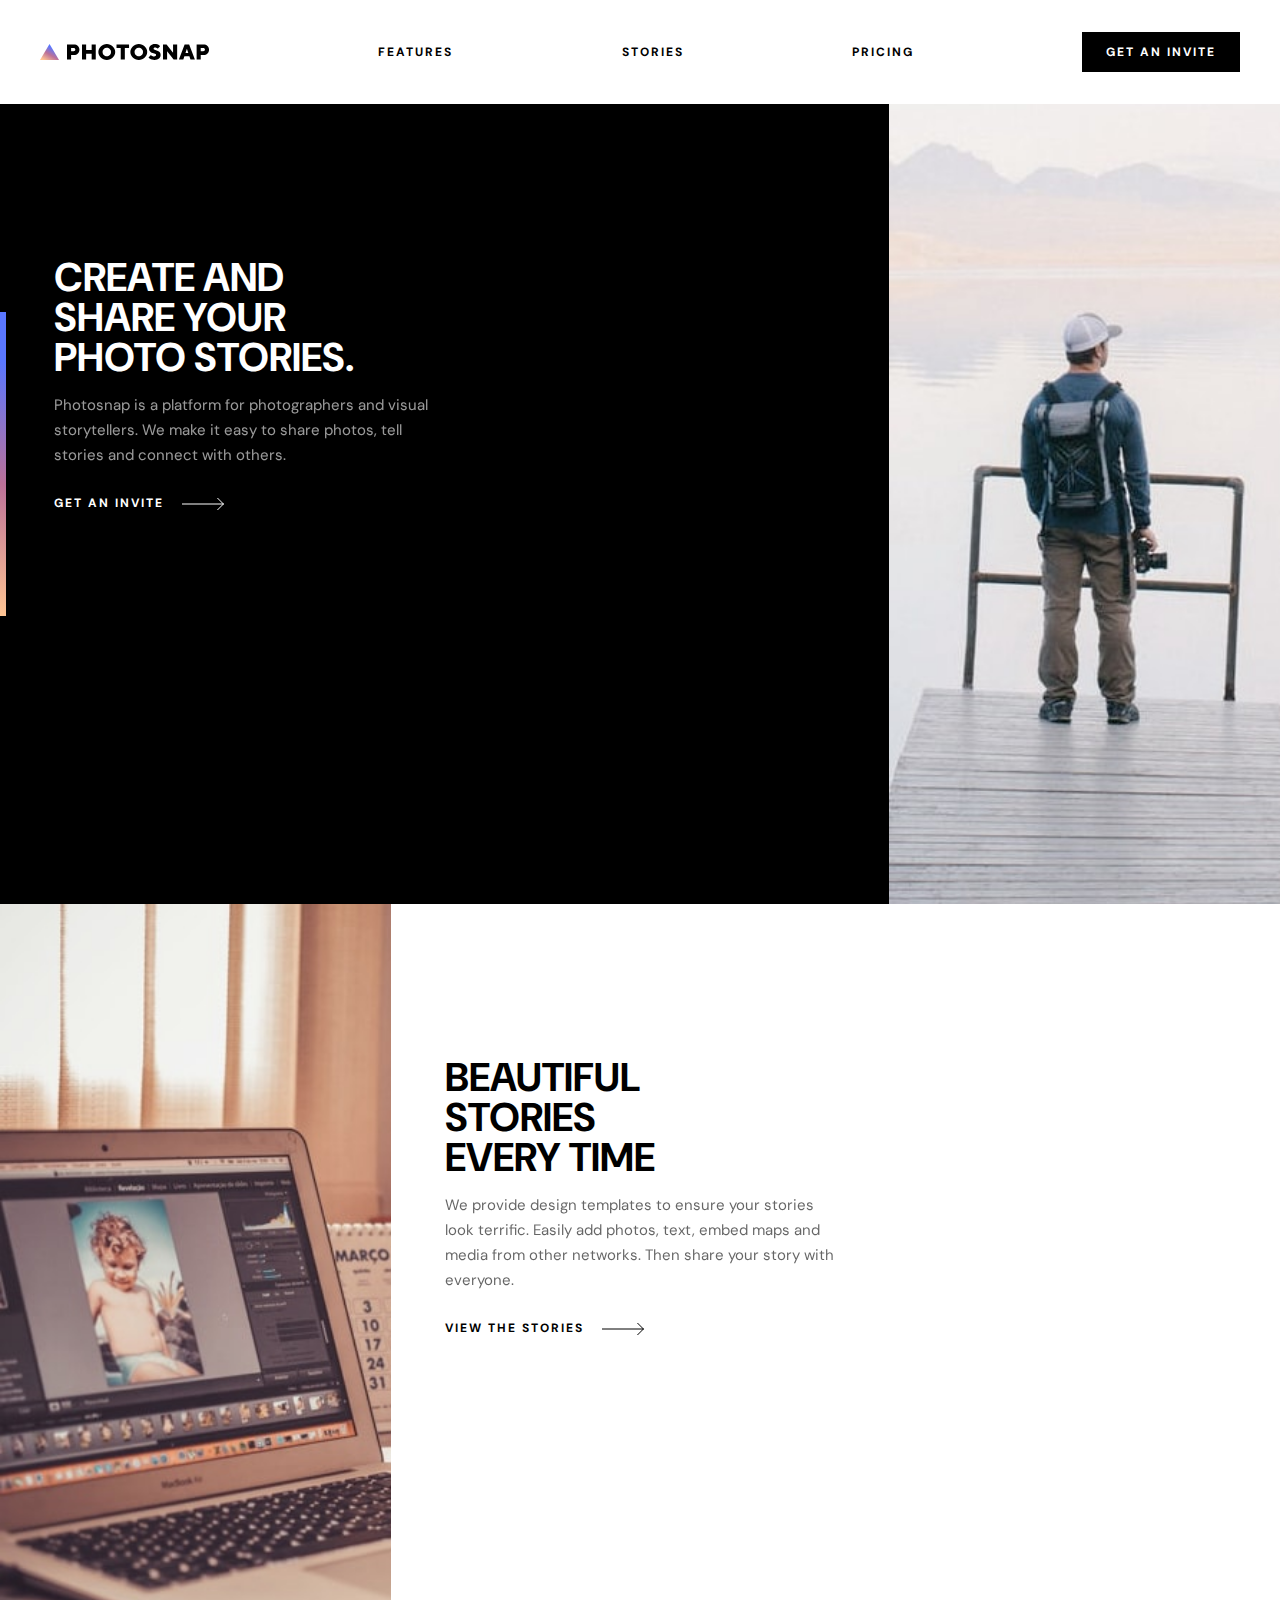
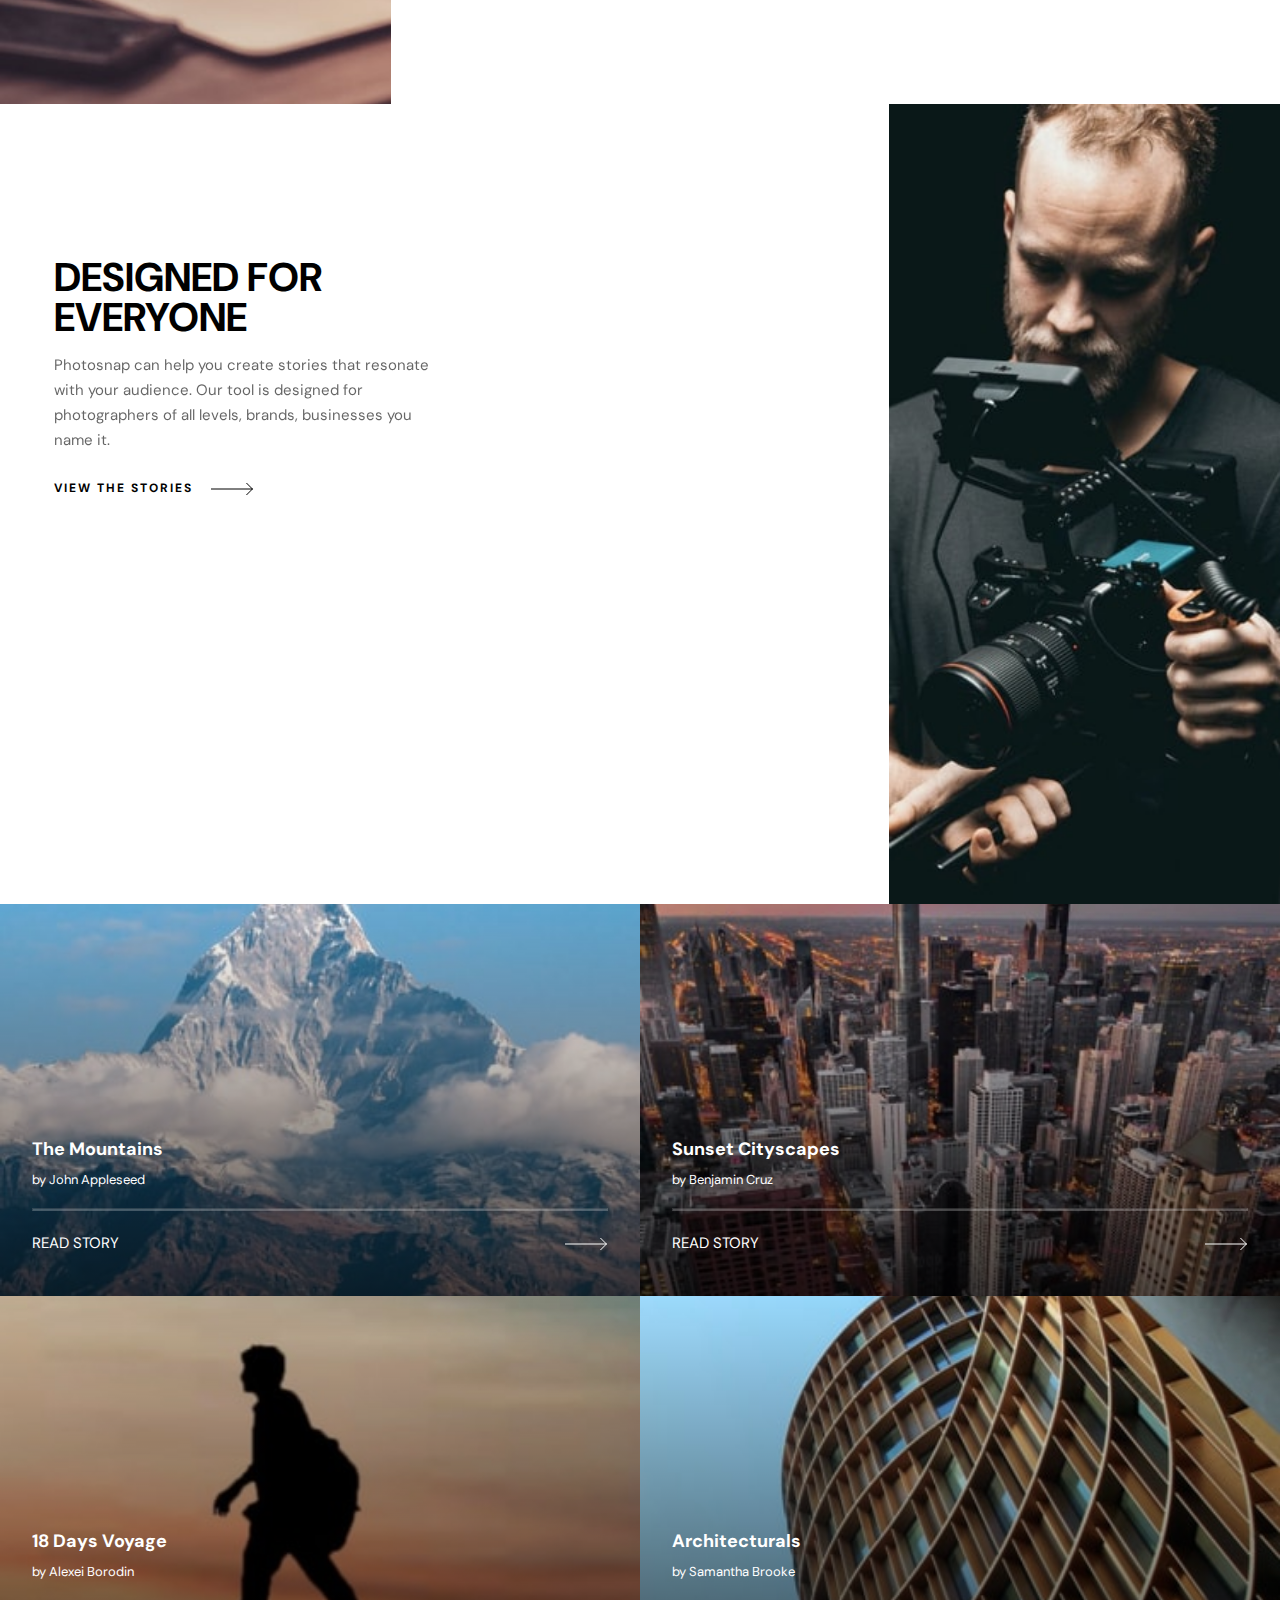
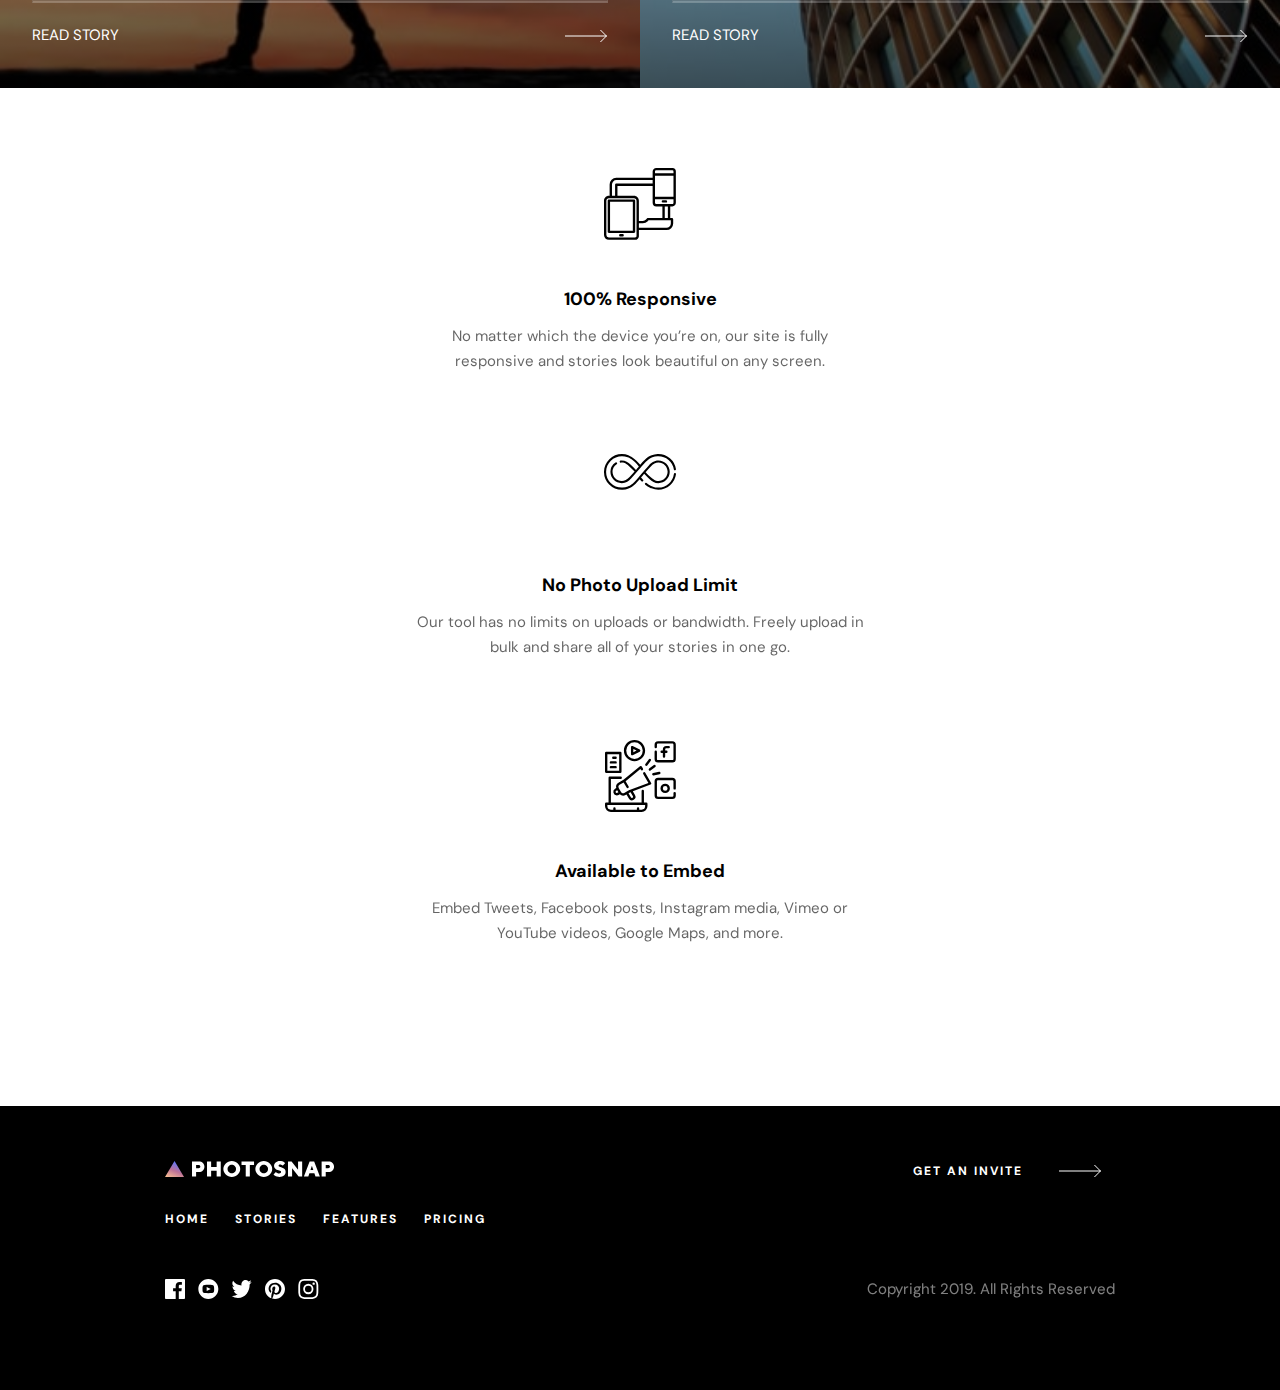
<file: index.html>
<!DOCTYPE html>
<html lang="en">
  <head>
    <meta charset="UTF-8" />
    <meta name="viewport" content="width=device-width, initial-scale=1.0" />
    <link rel="stylesheet" href="reset.css" />
    <link rel="stylesheet" href="header_footer.css" />
    <link
      rel="icon"
      type="image/png"
      sizes="32x32"
      href="./assets/favicon-32x32.png"
    />
    <link rel="preconnect" href="https://fonts.googleapis.com" />
    <link rel="preconnect" href="https://fonts.gstatic.com" crossorigin />
    <link
      href="https://fonts.googleapis.com/css2?family=DM+Sans:wght@400;500;700&display=swap"
      rel="stylesheet"
    />
    <link rel="stylesheet" href="home.css" />
    <title>Frontend Mentor | Photosnap Website Challenge</title>
  </head>
  <body>
    <header>
      <img src="assets/shared/desktop/logo.svg" id="logo" />
      <a class="list" href="features.html">Features</a>
      <a href="stories.html" class="list">Stories</a>
      <a href="pricing.html" class="list">Pricing</a>
      <button class="top-btn">Get an invite</button>
      <img
        src="assets/shared/mobile/menu.svg"
        class="menu nav"
        id="nmenu"
        style="visibility: visible"
        onclick="navbar() "
      />
      <img
        src="assets/shared/mobile/close.svg"
        class="close nav"
        id="nclose"
        onclick="navbar()"
      />
    </header>
    <nav>
      <a href="features.html">Features</a>
      <a href="stories.html">Stories</a>
      <a href="pricing.html">Pricing</a>
      <button>Get an invite</button>
    </nav>
    <main>
      <div class="box">
        <div class="img1">
          <img
            class="img1"
            src="./assets/home/mobile/create-and-share.jpg"
            alt="man on lakeside"
          />
        </div>
        <div class="text">
          <div class="line"></div>
          <h1>Create and share your photo stories.</h1>
          <p class="firstp">
            Photosnap is a platform for photographers and visual storytellers.
            We make it easy to share photos, tell stories and connect with
            others.
          </p>
          <div class="arrow">
            <p class="arrow-p">GET AN INVITE</p>
            <svg xmlns="http://www.w3.org/2000/svg" width="43" height="14">
              <g fill="none" fill-rule="evenodd" stroke="white">
                <path d="M0 7h41.864M35.428 1l6 6-6 6" />
              </g>
            </svg>
          </div>
        </div>
        <div class="tablet img1-tablet">
          <img
            src="./assets/home/tablet/create-and-share.jpg"
            alt="man on lakeside"
          />
        </div>
        <div class="dekstop img1-dekstop">
          <img
            src="./assets/home/desktop/create-and-share.jpg"
            alt="man on lakeside"
          />
        </div>
      </div>
      <div class="box">
        <div class="img1">
          <img
            src="./assets/home/mobile/beautiful-stories.jpg"
            alt="laptop on table"
          />
        </div>
        <div class="tablet img2-tablet">
          <img
            src="./assets/home/tablet/beautiful-stories.jpg"
            alt="laptop on table"
          />
        </div>
        <div class="dekstop img2-dekstop">
          <img
            src="./assets/home/desktop/beautiful-stories.jpg"
            alt="laptop on table"
          />
        </div>

        <div class="text white">
          <h1>
            BEAUTIFUL STORIES <br />
            EVERY TIME
          </h1>
          <p class="firstp">
            We provide design templates to ensure your stories look terrific.
            Easily add photos, text, embed maps and media from other networks.
            Then share your story with everyone.
          </p>
          <div class="arrow">
            <p class="arrow-p second">VIEW THE STORIES</p>
            <svg xmlns="http://www.w3.org/2000/svg" width="43" height="14">
              <g fill="none" fill-rule="black" stroke="black">
                <path d="M0 7h41.864M35.428 1l6 6-6 6" />
              </g>
            </svg>
          </div>
        </div>
      </div>
      <div class="box">
        <div class="img1">
          <img
            src="./assets/home/mobile/designed-for-everyone.jpg"
            alt="man with camera"
          />
        </div>
        <div class="text white">
          <h1>DESIGNED FOR EVERYONE</h1>
          <p class="firstp">
            Photosnap can help you create stories that resonate with your
            audience. Our tool is designed for photographers of all levels,
            brands, businesses you name it.
          </p>
          <div class="arrow">
            <p class="arrow-p second">VIEW THE STORIES</p>
            <svg xmlns="http://www.w3.org/2000/svg" width="43" height="14">
              <g fill="none" fill-rule="black" stroke="black">
                <path d="M0 7h41.864M35.428 1l6 6-6 6" />
              </g>
            </svg>
          </div>
        </div>
        <div class="tablet img3-tablet">
          <img
            src="./assets/home/tablet/designed-for-everyone.jpg"
            alt="man with camera"
          />
        </div>
        <div class="dekstop img3-dekstop">
          <img
            src="./assets/home/desktop/designed-for-everyone.jpg"
            alt="man with camera"
          />
        </div>
      </div>
      <section class="four-image">
        <div class="card mountains">
          <div class="name">
            <h2>The Mountains</h2>
            <p>by John Appleseed</p>
          </div>
          <hr />
          <div class="read-story">
            <p>READ STORY</p>
            <svg xmlns="http://www.w3.org/2000/svg" width="43" height="14">
              <g fill="none" fill-rule="evenodd" stroke="white">
                <path d="M0 7h41.864M35.428 1l6 6-6 6" />
              </g>
            </svg>
          </div>
        </div>

        <div class="card sunset">
          <div class="name">
            <h2>Sunset Cityscapes</h2>
            <p>by Benjamin Cruz</p>
          </div>
          <hr />
          <div class="read-story">
            <p>READ STORY</p>
            <svg xmlns="http://www.w3.org/2000/svg" width="43" height="14">
              <g fill="none" fill-rule="evenodd" stroke="white">
                <path d="M0 7h41.864M35.428 1l6 6-6 6" />
              </g>
            </svg>
          </div>
        </div>
        <div class="card days">
          <div class="name">
            <h2>18 Days Voyage</h2>
            <p>by Alexei Borodin</p>
          </div>
          <hr />
          <div class="read-story">
            <p>READ STORY</p>
            <svg xmlns="http://www.w3.org/2000/svg" width="43" height="14">
              <g fill="none" fill-rule="evenodd" stroke="white">
                <path d="M0 7h41.864M35.428 1l6 6-6 6" />
              </g>
            </svg>
          </div>
        </div>

        <div class="card archi">
          <div class="name">
            <h2>Architecturals</h2>
            <p>by Samantha Brooke</p>
          </div>
          <hr />
          <div class="read-story">
            <p>READ STORY</p>
            <svg xmlns="http://www.w3.org/2000/svg" width="43" height="14">
              <g fill="none" fill-rule="evenodd" stroke="white">
                <path d="M0 7h41.864M35.428 1l6 6-6 6" />
              </g>
            </svg>
          </div>
        </div>
      </section>
      <section class="description">
        <div class="dscr resp">
          <svg xmlns="http://www.w3.org/2000/svg" width="72" height="72">
            <path
              d="M31.195 32.674c0-.654-.529-1.183-1.183-1.183H4.88c-.653 0-1.183.53-1.183 1.183v31.195c0 .653.53 1.182 1.183 1.182h25.133c.654 0 1.183-.53 1.183-1.182V32.674zM28.83 62.686H6.062v-28.83H28.83v28.83zm-10.194 3.4h-2.37a1.182 1.182 0 100 2.366h2.37a1.183 1.183 0 000-2.366z"
            />
            <path
              d="M68.33 0H52.298C50.32 0 48.64 1.545 48.64 3.523v6.235H12.292a6.694 6.694 0 00-6.674 6.696v11.34h-.724C2.168 27.795 0 30.063 0 32.792v34.168a4.864 4.864 0 004.897 4.893h26.086a3.91 3.91 0 002.835-1.183c.743-.765 1.221-1.737 1.073-2.798v-5.777h27.576a6.736 6.736 0 006.724-6.696V51.17a1.23 1.23 0 00-1.223-1.198h-1.734V38.44h2.095c1.978 0 3.523-1.678 3.523-3.656V3.523A3.483 3.483 0 0068.33 0zM51.005 7.688h18.48V28.83h-18.48V7.688zM52.3 2.366h16.03a1.12 1.12 0 011.158 1.157v1.8h-18.48v-1.8c0-.673.618-1.157 1.292-1.157zM7.984 16.454a4.326 4.326 0 014.308-4.33h36.349v3.4H12.22c-.654 0-1.132.594-1.132 1.247v11.024H7.984V16.454zm24.172 52.57c-.31.309-.735.477-1.173.463H4.9a2.5 2.5 0 01-2.536-2.532v-34.16c0-1.43 1.106-2.635 2.532-2.635h25.101c1.43 0 2.529 1.205 2.529 2.63v35.1c0 .011.036.007.036.02.026.411-.122.815-.407 1.113zm-2.154-41.23H13.454V17.89H48.64v16.894a3.712 3.712 0 003.658 3.656h6.1v11.532H43.995c-.33.003-.646.144-.87.389l-1.116 1.194a4.312 4.312 0 01-3.175 1.374h-3.944v-20.14c0-2.726-2.16-4.993-4.89-4.993zm36.823 27.604a4.368 4.368 0 01-4.358 4.331H34.891v-4.435h3.944a6.689 6.689 0 004.915-2.14l.765-.817h22.31v3.061zm-2.956-5.427h-3.105V38.44h3.105v11.532zm4.46-13.897H52.3a1.347 1.347 0 01-1.293-1.291v-3.588h18.48v3.588c0 .674-.483 1.29-1.157 1.29z"
            />
            <path
              d="M61.947 32.23h-3.105a1.183 1.183 0 000 2.365h3.105a1.182 1.182 0 100-2.365z"
            />
          </svg>
          <h3>100% Responsive</h3>
          <p>
            No matter which the device you’re on, our site is fully responsive
            and stories look beautiful on any screen.
          </p>
        </div>
        <div class="dscr resp">
          <svg xmlns="http://www.w3.org/2000/svg" width="72" height="72">
            <path
              d="M71.087 19.105a1.056 1.056 0 00-1.19.904 15.715 15.715 0 01-5.2 9.667 15.714 15.714 0 01-10.384 3.914c-2.082 0-4.104-.4-6.01-1.189a1.15 1.15 0 00-.102-.036c-.022-.006-2.272-.71-5.621-3.368a1.056 1.056 0 00-1.313 1.654c3.436 2.728 5.85 3.584 6.271 3.72 2.15.883 4.43 1.331 6.775 1.331 4.34 0 8.523-1.577 11.779-4.44a17.827 17.827 0 005.898-10.967 1.056 1.056 0 00-.903-1.19z"
            />
            <path
              d="M45.67 25.17c2.242 1.997 5.03 4.04 8.713 4.04h.004c6.256-.003 11.346-5.095 11.346-11.35 0-6.259-5.092-11.35-11.35-11.35-4.315 0-7.257 2.505-9.337 4.688-3.044 3.194-9.947 11.385-10.198 11.702-6.619 8.377-10.55 9.385-10.765 9.435a.8.8 0 00-.23.066 15.63 15.63 0 01-5.351 1.175l-.67.014A15.622 15.622 0 016.679 28.94a15.624 15.624 0 01-4.566-11.2c.03-4.189 1.705-8.126 4.715-11.085 2.975-2.923 6.88-4.527 11.015-4.527h.16a15.65 15.65 0 015.664 1.113c.112.044.223.088.335.13.55.206 5.395 2.163 10.85 9.087 0 0-2.344 2.862-2.886 3.505a79.573 79.573 0 00-5.482-5.414c-2.24-1.998-5.028-4.04-8.712-4.04h-.004c-.376 0-.757.018-1.13.055a1.056 1.056 0 00.209 2.102c.304-.03.614-.046.922-.046h.004c1.67 0 3.843.418 7.306 3.505a78.432 78.432 0 015.503 5.456 161.824 161.824 0 01-5.001 5.481c-2.659 2.79-5.067 4.034-7.809 4.034-5.093 0-9.237-4.144-9.237-9.238a9.23 9.23 0 014.12-7.693 1.056 1.056 0 10-1.172-1.757 11.339 11.339 0 00-5.06 9.45c0 6.259 5.091 11.35 11.35 11.35 4.315 0 7.256-2.505 9.336-4.688 3.044-3.194 10.386-11.94 10.386-11.94.005-.005.01-.01.013-.016 6.498-8.144 10.351-9.132 10.564-9.181a.796.796 0 00.23-.066c1.7-.704 3.501-1.1 5.352-1.176l.669-.013a15.73 15.73 0 0115.53 13.274 1.056 1.056 0 002.086-.327A17.846 17.846 0 0054.313.016h-.022L53.6.032h-.022a17.74 17.74 0 00-5.987 1.296c-.883.196-4.895 1.49-11.366 9.465-5.567-6.93-10.51-9.034-11.483-9.398a14.312 14.312 0 01-.293-.113A17.752 17.752 0 0018.023.018c-4.761-.05-9.26 1.775-12.675 5.132C1.934 8.506.035 12.972 0 17.726A17.725 17.725 0 005.18 30.43a17.72 17.72 0 0012.662 5.272h.022l.691-.014h.022a17.739 17.739 0 005.987-1.296c.872-.194 4.788-1.456 11.104-9.144.603.69 1.216 1.354 1.828 1.98a1.056 1.056 0 001.511-1.475 47.766 47.766 0 01-1.984-2.164c.554-.67 2.624-3.191 3.166-3.835a79.567 79.567 0 005.482 5.415zm.905-12.515c2.658-2.79 5.066-4.033 7.808-4.033 5.093 0 9.238 4.144 9.238 9.238 0 5.091-4.143 9.235-9.235 9.237h-.003c-1.67 0-3.844-.417-7.307-3.504a78.35 78.35 0 01-5.503-5.457 162.117 162.117 0 015.002-5.48z"
            />
          </svg>
          <h3>No Photo Upload Limit</h3>
          <p>
            Our tool has no limits on uploads or bandwidth. Freely upload in
            bulk and share all of your stories in one go.
          </p>
        </div>
        <div class="dscr resp">
          <svg xmlns="http://www.w3.org/2000/svg" width="71" height="72">
            <path
              d="M41.311 62.557h-2.36V50.99a1.18 1.18 0 00-2.36 0v11.567H5.9V38.951h9.821a1.18 1.18 0 100-2.36h-11a1.18 1.18 0 00-1.181 1.18v24.786h-2.36A1.18 1.18 0 000 63.737v2.361A5.902 5.902 0 005.902 72H36.59a5.902 5.902 0 005.902-5.902v-2.36a1.18 1.18 0 00-1.18-1.18zm-1.18 3.541a3.541 3.541 0 01-3.54 3.541H34.23v-1.18a1.18 1.18 0 10-2.361 0v1.18H10.623v-1.18a1.18 1.18 0 10-2.36 0v1.18H5.901A3.541 3.541 0 012.36 66.1v-1.181h37.77v1.18zM61.377 8.262h2.36a1.18 1.18 0 100-2.36h-2.36a3.541 3.541 0 00-3.54 3.54v1.181h-1.181a1.18 1.18 0 100 2.36h1.18v3.542a1.18 1.18 0 002.36 0v-3.541h1.181a1.18 1.18 0 000-2.361h-1.18v-1.18c0-.652.528-1.18 1.18-1.18z"
            />
            <path
              d="M67.279 1.18H53.115a3.541 3.541 0 00-3.541 3.541v2.361a1.18 1.18 0 002.36 0v-2.36c0-.653.529-1.181 1.18-1.181H67.28c.652 0 1.18.528 1.18 1.18v14.164a1.18 1.18 0 01-1.18 1.18H53.115a1.18 1.18 0 01-1.18-1.18v-7.082a1.18 1.18 0 10-2.361 0v7.082a3.541 3.541 0 003.54 3.541H67.28a3.541 3.541 0 003.54-3.54V4.72a3.541 3.541 0 00-3.54-3.54zM55.475 48.393a4.721 4.721 0 109.443 0 4.721 4.721 0 00-9.443 0zm7.082 0a2.36 2.36 0 11-4.72 0 2.36 2.36 0 014.72 0z"
            />
            <path
              d="M67.279 37.77H53.115a3.541 3.541 0 00-3.541 3.541v14.164a3.541 3.541 0 003.54 3.541H67.28a3.541 3.541 0 003.54-3.54v-2.361a1.18 1.18 0 10-2.36 0v2.36a1.18 1.18 0 01-1.18 1.18H53.115a1.18 1.18 0 01-1.18-1.18V41.311c0-.651.528-1.18 1.18-1.18h14.164c.652 0 1.18.529 1.18 1.18v7.082a1.18 1.18 0 102.36 0v-7.082a3.541 3.541 0 00-3.54-3.54zM26.522 15.167a1.18 1.18 0 001.157.047l7.082-3.54a1.18 1.18 0 000-2.102l-7.082-3.54a1.18 1.18 0 00-1.712 1.05v7.082c0 .408.21.787.555 1.003zm1.806-6.173l3.258 1.629-3.258 1.629V8.994z"
            />
            <path
              d="M29.508 21.246c5.867 0 10.623-4.756 10.623-10.623C40.131 4.756 35.375 0 29.508 0c-5.867 0-10.623 4.756-10.623 10.623 0 5.867 4.756 10.623 10.623 10.623zm0-18.885a8.262 8.262 0 110 16.524 8.262 8.262 0 010-16.524zm11.803 23.606c.372 0 .722-.175.945-.472l3.54-4.721a1.18 1.18 0 10-1.888-1.417l-3.54 4.722a1.18 1.18 0 00.943 1.888zm2.597 4.25a1.18 1.18 0 001.653.235l4.721-3.54a1.18 1.18 0 10-1.416-1.889l-4.722 3.54a1.18 1.18 0 00-.236 1.653zm11.567 2.596a1.18 1.18 0 00-1.416-.944l-5.902 1.18a1.186 1.186 0 00.236 2.36h.237l5.901-1.18a1.18 1.18 0 00.944-1.416zM1.18 33.05h14.164a1.18 1.18 0 001.18-1.18V12.984a1.18 1.18 0 00-1.18-1.18H1.18A1.18 1.18 0 000 12.983v18.885c0 .652.528 1.18 1.18 1.18zm1.18-18.885h11.804v16.525H2.36V14.164z"
            />
            <path
              d="M10.623 16.525h-2.36a1.18 1.18 0 100 2.36h2.36a1.18 1.18 0 100-2.36zm0 4.72H5.902a1.18 1.18 0 000 2.362h4.721a1.18 1.18 0 100-2.361zm0 4.722H5.902a1.18 1.18 0 000 2.36h4.721a1.18 1.18 0 100-2.36zm29.65 6.728a1.184 1.184 0 10-2.054 1.18l5.205 9.006-18.885 7.082h-.177l-3.069 1.77-2.042 1.181a2.36 2.36 0 01-3.222-.862l-2.36-4.083a2.36 2.36 0 01.884-3.117l4.084-2.36 2.951 5.11a1.18 1.18 0 001.027.59 1.18 1.18 0 001.027-1.77l-3.045-5.264L35.41 28.942l.484.838a1.184 1.184 0 102.054-1.18l-1.18-2.043a1.18 1.18 0 00-.815-.566 1.18 1.18 0 00-.968.248L18.46 39.859l-5.028 2.904a4.721 4.721 0 00-2.172 5.347l-1.18.673a3.541 3.541 0 001.77 6.61 3.612 3.612 0 001.771-.472l1.18-.673a4.58 4.58 0 003.305 1.393 4.65 4.65 0 002.36-.638l1.028-.59 2.36 4.096a3.541 3.541 0 004.828 1.298 3.541 3.541 0 001.298-4.84l-2.148-3.74 17.705-6.646a1.18 1.18 0 00.614-1.688l-5.878-10.198zm-27.88 20.172a1.18 1.18 0 01-.897.118 1.18 1.18 0 01-.72-.543 1.18 1.18 0 01.437-1.617l1.027-.59 1.18 2.042-1.027.59zm15.534 3.305c.156.271.199.594.118.897a1.18 1.18 0 01-.555.708 1.18 1.18 0 01-1.605-.425l-2.361-4.096 1.96-1.12h.094l2.349 4.036z"
            />
          </svg>
          <h3>Available to Embed</h3>
          <p class="up">
            Embed Tweets, Facebook posts, Instagram media, Vimeo or YouTube
            videos, Google Maps, and more.
          </p>
        </div>
      </section>
    </main>

    <footer>
      <div class="top-footer">
        <img src="assets/shared/desktop/white_logo.svg" alt="" id="logo-f" />
        <div class="comunity">
          <img src="assets/shared/desktop/facebook.svg" alt="" />
          <img src="assets/shared/desktop/youtube.svg" alt="" />
          <img src="assets/shared/desktop/twitter.svg" alt="" />
          <img src="assets/shared/desktop/pinterest.svg" alt="" />
          <img src="assets/shared/desktop/instagram.svg" alt="" />
        </div>

        <div class="pages">
          <a href="index.html">Home</a>
          <a href="stories.html">Stories</a>
          <a href="features.html">Features</a>
          <a href="pricing.html">Pricing</a>
        </div>
      </div>

      <div class="bot-footer">
        <button>
          <h3>Get an invite</h3>
          <img src="assets/shared/desktop/arrow.svg" alt="" id="arrow" />
        </button>
        <p>Copyright 2019. All Rights Reserved</p>
      </div>
    </footer>

    <script src="main.js"></script>
  </body>
</html>
</file>
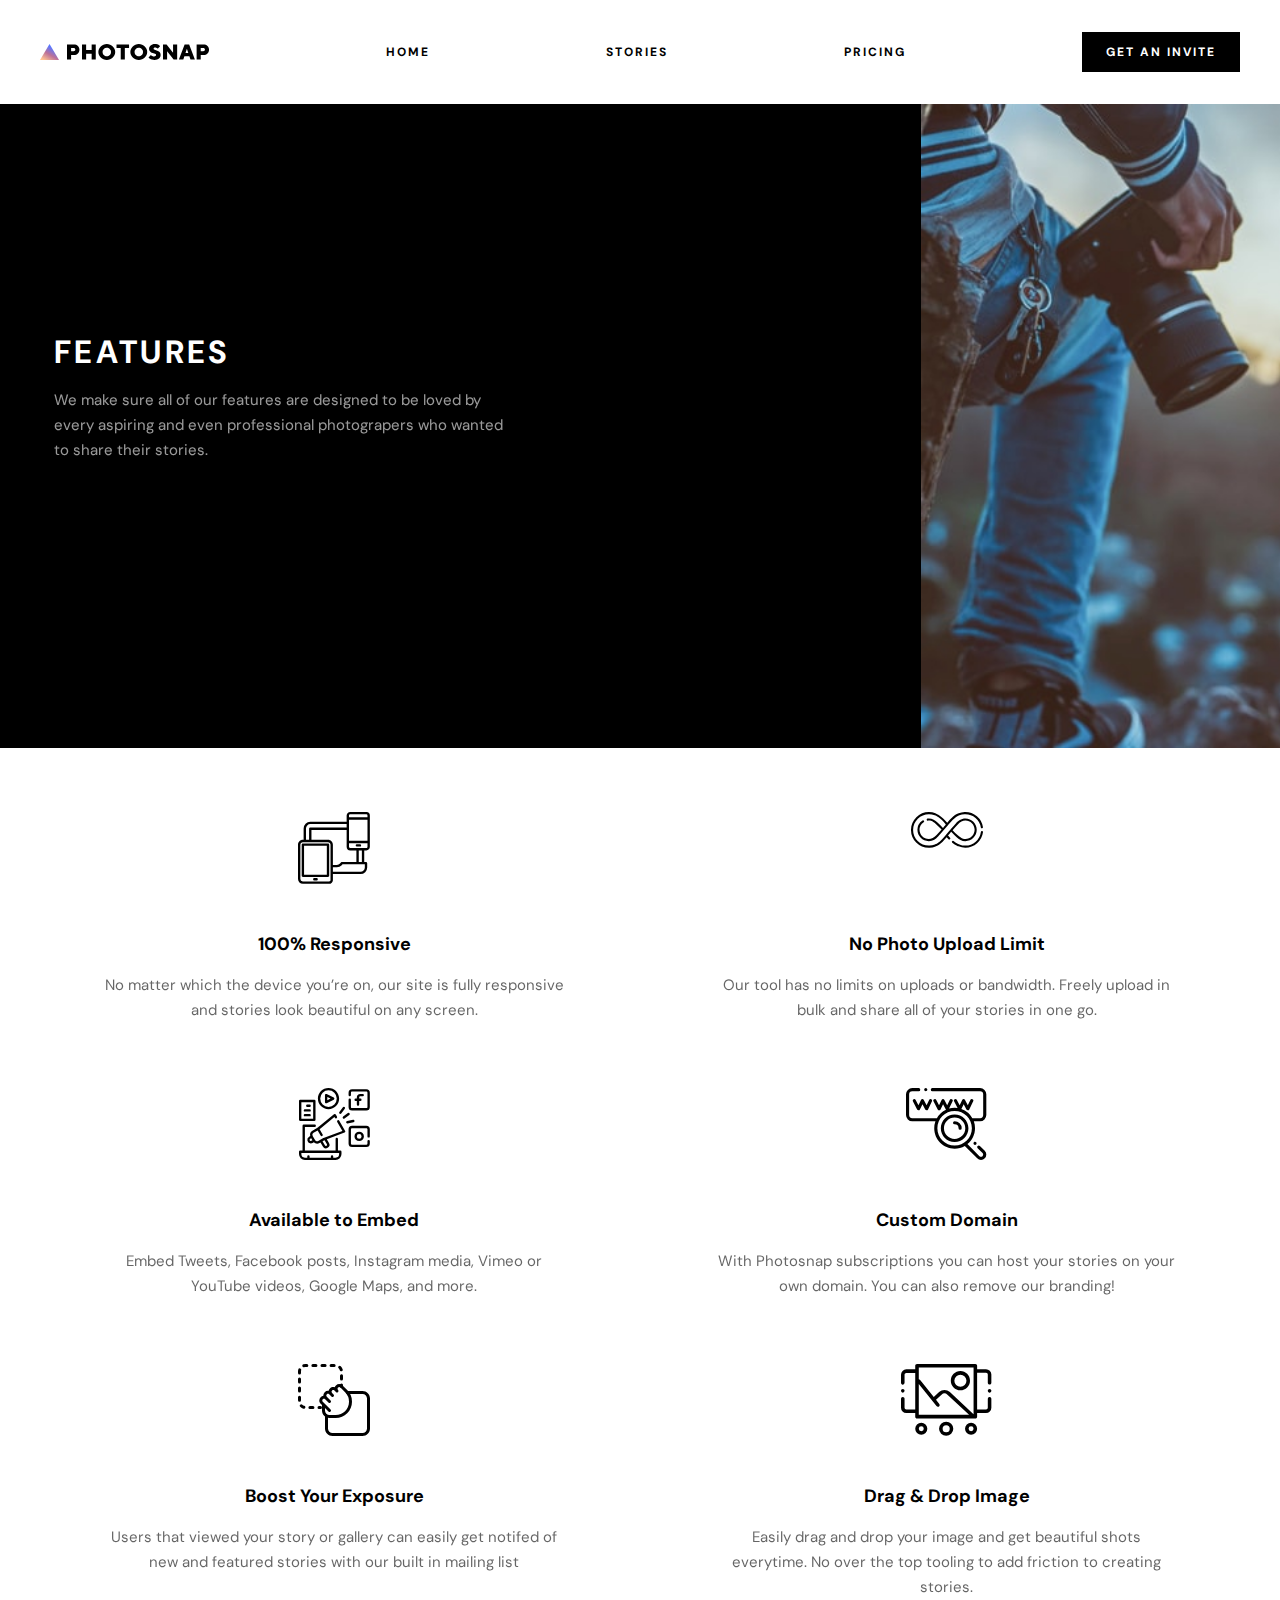
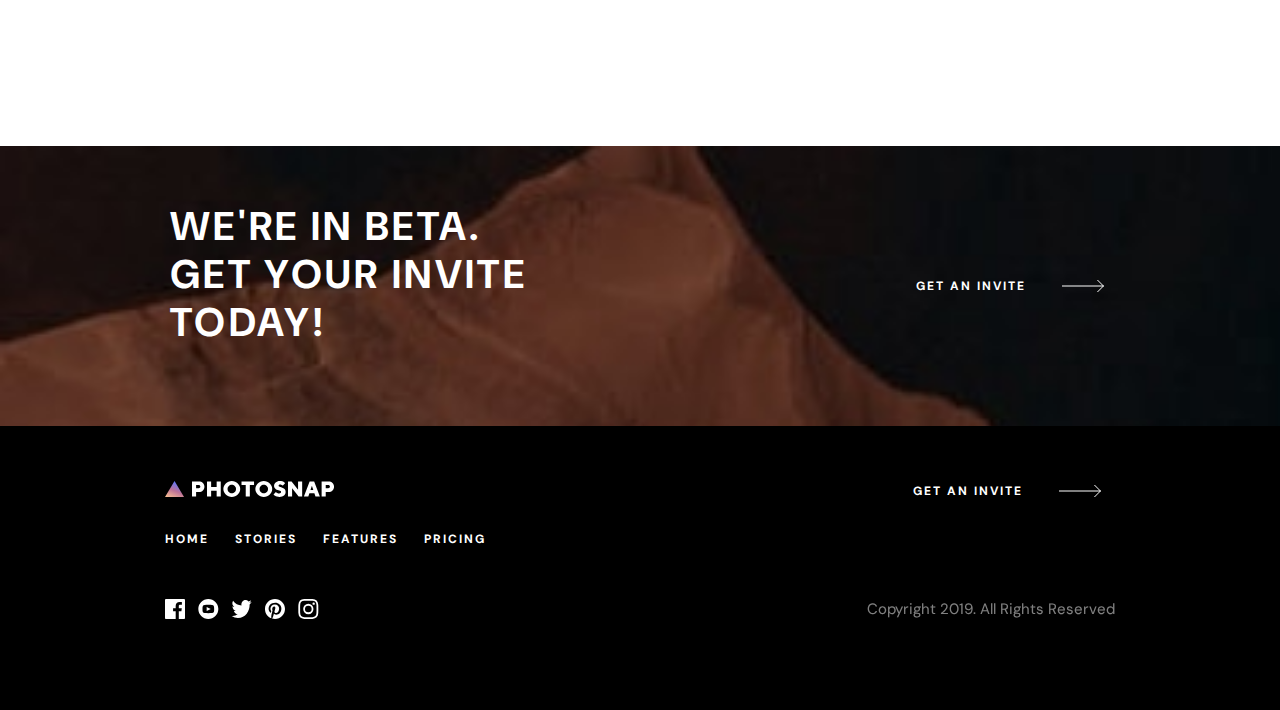
<file: features.html>
<!DOCTYPE html>
<html lang="en">
<head>
  <meta charset="UTF-8">
  <meta name="viewport" content="width=device-width, initial-scale=1.0">
  <link rel="stylesheet" href="reset.css">
  <link rel="stylesheet" href="header_footer.css">
  <link rel="stylesheet" href="features.css">
  <link rel="icon" type="image/png" sizes="32x32" href="./assets/favicon-32x32.png">
  <link rel="preconnect" href="https://fonts.googleapis.com">
<link rel="preconnect" href="https://fonts.gstatic.com" crossorigin>
<link href="https://fonts.googleapis.com/css2?family=DM+Sans:wght@400;500;700&display=swap" rel="stylesheet">

  <title>Frontend Mentor | Photosnap Website Challenge</title>
</head>
<body>
  <header>
    <img src="assets/shared/desktop/logo.svg" id="logo">
      <a href="index.html" class="list">Home</a>
      <a href="stories.html" class="list">Stories</a>
      <a href="pricing.html" class="list">Pricing</a>    
    <button class="top-btn">Get an invite</button>
    <img src="assets/shared/mobile/menu.svg" class="menu nav" id="nmenu" style="visibility: visible;" onclick="navbar() ">
    <img src="assets/shared/mobile/close.svg" class="close nav" id="nclose" onclick="navbar()">
  </header>
  <nav>
    <a href="index.html">Home</a>
    <a href="stories.html" >Stories</a>
    <a href="pricing.html" >Pricing</a>
    <button>Get an invite</button>
  </nav>
  
  <section class="top-section">
    <img src="assets/features/mobile/hero.jpg" alt="">
    <div>
      <h1>Features</h1>
      <p>We make sure all of our features are designed to be loved by every aspiring and even 
        professional photograpers who wanted to share their stories.</p>
    </div>
  </section>
  
  <section class="main-section">
    <div class="card">
      <img src="assets/features/desktop/responsive.svg" alt="">
      <h2>100% Responsive</h2>
      <p>No matter which the device you’re on, our site is fully responsive and stories 
      look beautiful on any screen.</p>
    </div>
    <div class="card">
      <img src="assets/features/desktop/no-limit.svg" alt="">
      <h2 class="hcard">No Photo Upload Limit</h2>
      <p>Our tool has no limits on uploads or bandwidth. Freely upload in bulk and share 
      all of your stories in one go.</p>
    </div>
    <div class="card">
      <img src="assets/features/desktop/embed.svg" alt="" >
      <h2 >Available to Embed</h2>
      <p>Embed Tweets, Facebook posts, Instagram media, Vimeo or YouTube videos, Google 
      Maps, and more. </p>
    </div>
    <div class="card">
      <img src="assets/features/desktop/custom-domain.svg" alt="">
      <h2>Custom Domain</h2>
      <p>With Photosnap subscriptions you can host your stories on your own domain. You can 
      also remove our branding!</p>
    </div>
    <div class="card">
      <img src="assets/features/desktop/boost-exposure.svg" alt="">
      <h2>Boost Your Exposure</h2>
      <p>Users that viewed your story or gallery can easily get notifed of new and featured 
      stories with our built in mailing list</p>
    </div>
    <div class="card">
      <img src="assets/features/desktop/drag-drop.svg" alt="">
      <h2>Drag & Drop Image</h2>
      <p>Easily drag and drop your image and get beautiful shots everytime. No over the top 
      tooling to add friction to creating stories.</p>
    </div>
  </section>

  <section class="bottom-section">

      <h1>We're in Beta. Get your invite today!</h1>
      <button><h3>Get an invite</h3> <img src="assets/shared/desktop/arrow.svg" alt="" id="arrow1"></button>
  </section>

  <footer>
    <div class="top-footer">
      <img src="assets/shared/desktop/white_logo.svg" alt="" id="logo-f">
    <div class="comunity">
      <img src="assets/shared/desktop/facebook.svg" alt="">
      <img src="assets/shared/desktop/youtube.svg" alt="">
      <img src="assets/shared/desktop/twitter.svg" alt="">
      <img src="assets/shared/desktop/pinterest.svg" alt="">
      <img src="assets/shared/desktop/instagram.svg" alt="">
    </div>

    <div class="pages">
      <a href="index.html">Home</a>
      <a href="stories.html" >Stories</a>
      <a href="features.html">Features</a>
      <a href="pricing.html" >Pricing</a>
    </div>
  </div>
  
  <div class="bot-footer">
    <button><h3>Get an invite</h3> <img src="assets/shared/desktop/arrow.svg" alt="" id="arrow"></button>
    <p>Copyright 2019. All Rights Reserved</p>
  </div>
  </footer>

<script src="main.js"></script>
</body>
</html>
</file>
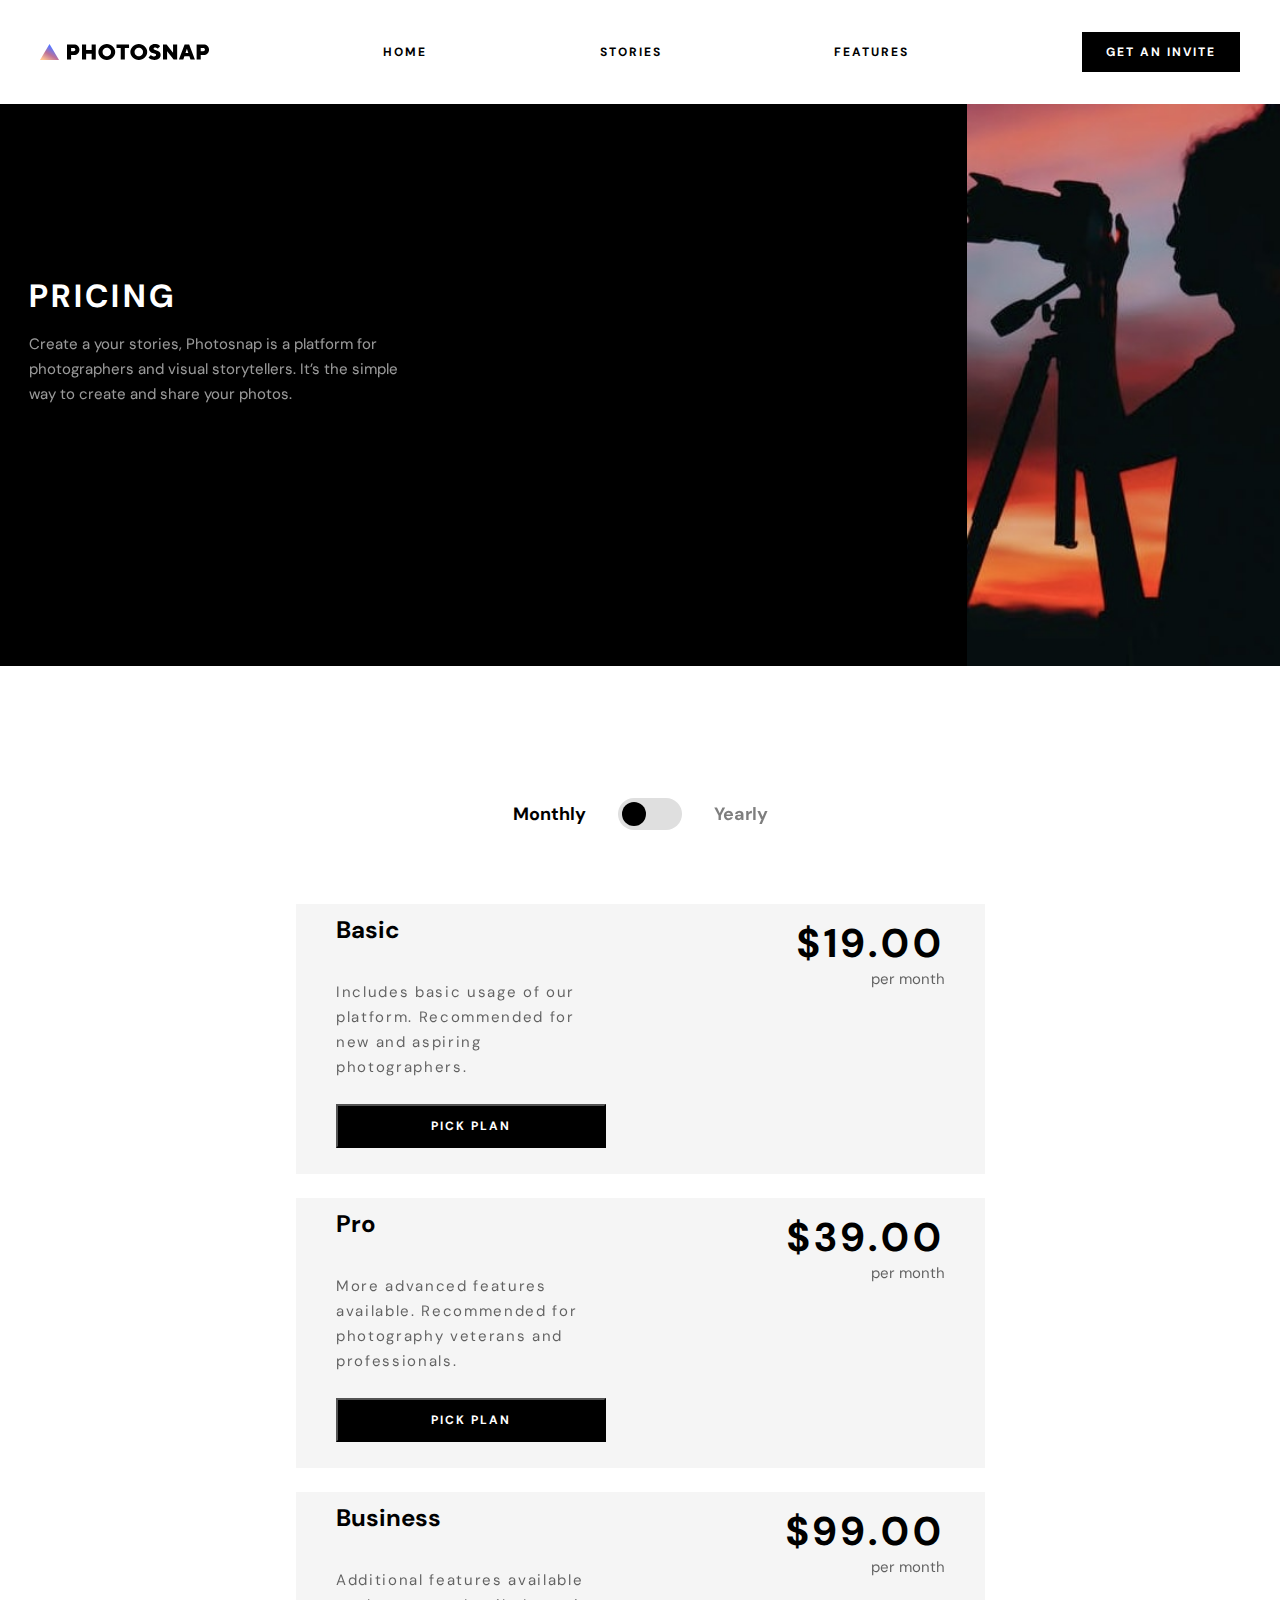
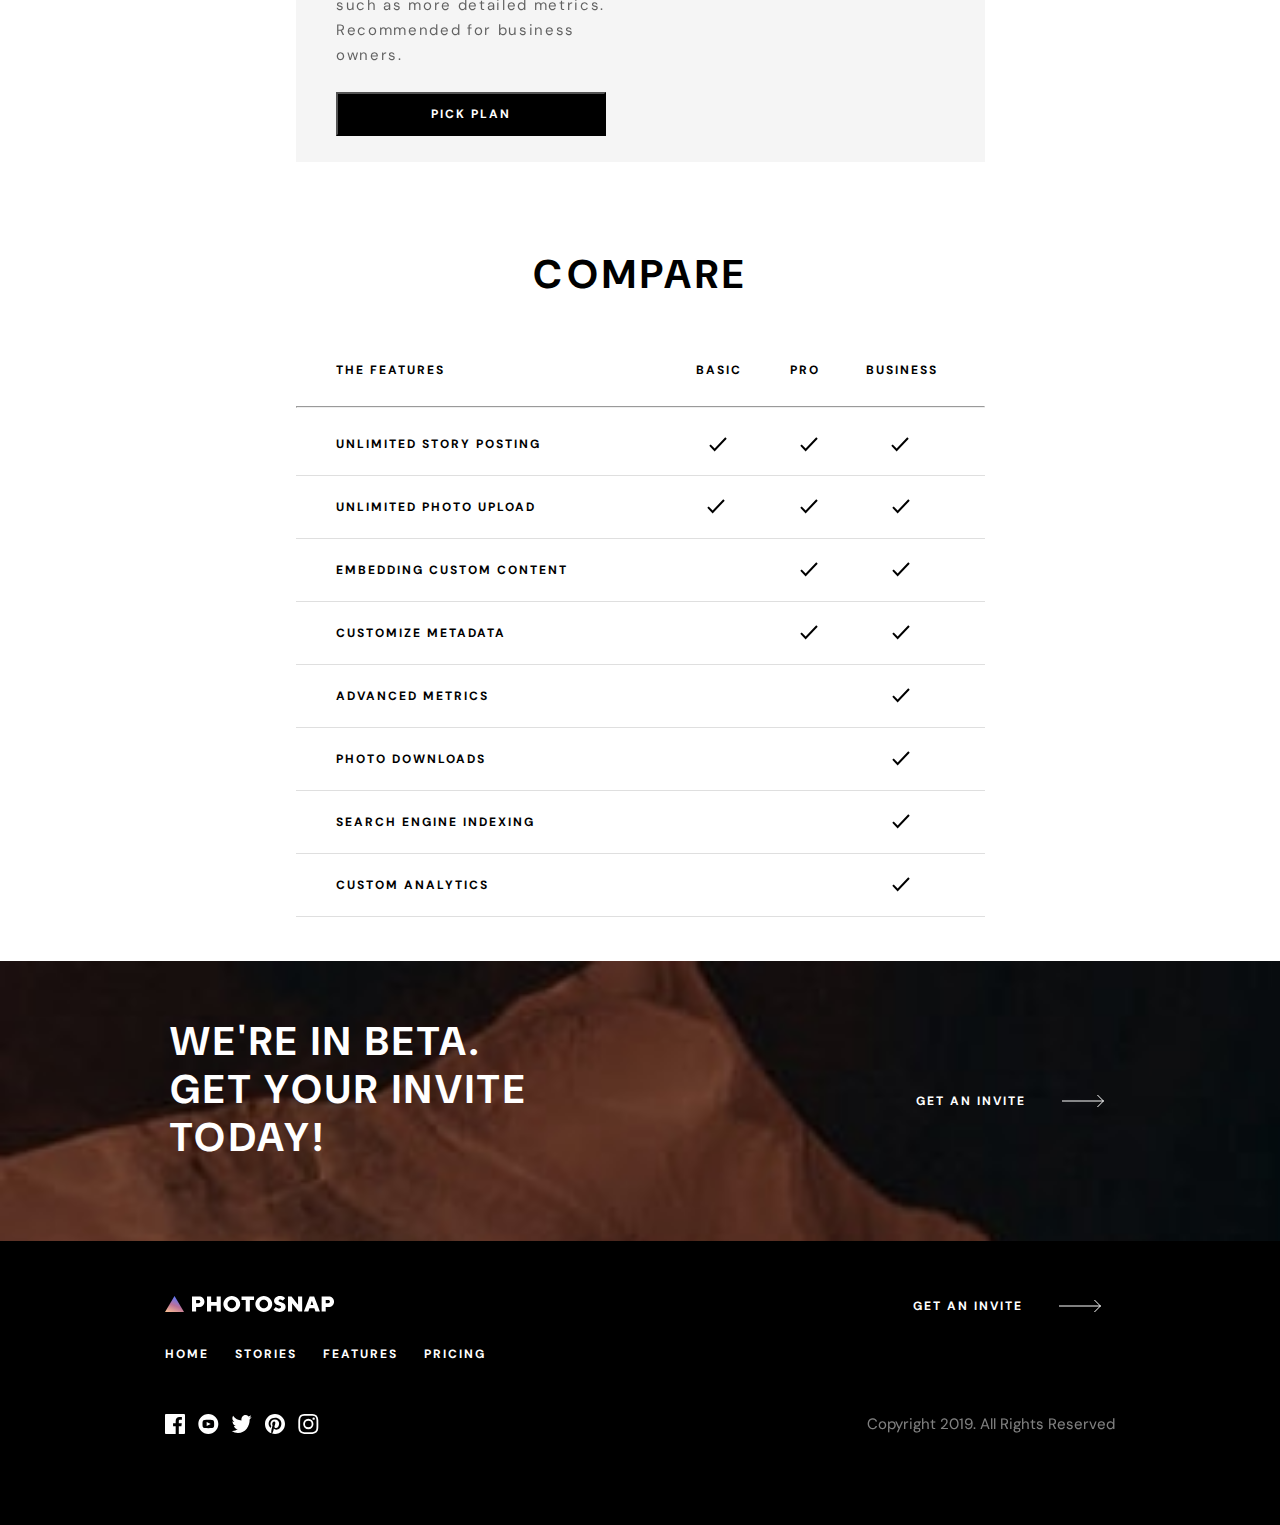
<file: pricing.html>
<!DOCTYPE html>
<html lang="en">
<head>
  <meta charset="UTF-8">
  <meta name="viewport" content="width=device-width, initial-scale=1.0">
  <link rel="stylesheet" href="reset.css">
  <link rel="stylesheet" href="header_footer.css">
  <link rel="stylesheet" href="pricing.css">
  <link rel="icon" type="image/png" sizes="32x32" href="./assets/favicon-32x32.png">
  <link rel="preconnect" href="https://fonts.googleapis.com">
  <link rel="preconnect" href="https://fonts.gstatic.com" crossorigin>
  <link href="https://fonts.googleapis.com/css2?family=DM+Sans:wght@400;500;700&display=swap" rel="stylesheet">

  <title>Frontend Mentor | Photosnap Website Challenge</title>
</head>
<body>
  <header>
    <img src="assets/shared/desktop/logo.svg" id="logo">
    <a href="index.html" class="list">Home</a>
    <a href="stories.html" class="list">Stories</a>
    <a href="features.html" class="list">Features</a>
    <button class="top-btn">Get an invite</button>
    <img src="assets/shared/mobile/menu.svg" class="menu nav" id="nmenu" style="visibility: visible;" onclick="navbar() ">
    <img src="assets/shared/mobile/close.svg" class="close nav" id="nclose" onclick="navbar()">
  </header>
  <nav>
    <a href="index.html">Home</a>
    <a href="stories.html" >Stories</a>
    <a href="features.html">Features</a>
    <button>Get an invite</button>
  </nav>
  
  <section class="top-section">
    <img src="assets/pricing/mobile/hero.jpg" alt="">
    <div class="card-priciing">
      <h1>Pricing</h1>
      <p>Create a your stories, Photosnap is a platform for photographers and visual storytellers. 
      It’s the simple way to create and share your photos.</p>
    </div>
    
  </section>
  
  <section class="main-section">

    <div class="selection">
      <h3 id="month">Monthly</h3>
      <div id="slide-box">
        <span id="slider"></span>
      </div>
      <h3 id="year">Yearly</h3>
    </div>

    <div class="choosen cards">
      <div class="price-card" id="card1">
        <div class="visual"></div>
        <h5>Basic</h5>
        <p class="price-inf">Includes basic usage of our platform. Recommended for new and aspiring photographers.</p>
        <div class="prc">
          <h4>$ <span class="price" id="price-basic">19.00</span></h4>
          <p id="per1">per month</p>
        </div>
        
        <button onclick="changecolor(0)">pick plan</button>
      </div>
      <div class="price-card" id="card2">
        <div class="visual"></div>
        <h5>Pro</h5>
        <p class="price-inf">More advanced features available. Recommended for photography veterans and professionals.</p>
        <div class="prc">
          <h4>$ <span class="price" id="price-pro">39.00</span></h4>
          <p id="per2">per month</p>
        </div>
        
        <button onclick="changecolor(1)">pick plan</button>
      </div>
      <div class="price-card" id="card3">
        <div class="visual"></div>
        <h5>Business</h5>
        <p class="price-inf">Additional features available such as more detailed metrics. Recommended for business owners.</p>
        <div class="prc">
          <h4>$ <span class="price" id="price-business">99.00</span></h4>
          <p id="per3">per month</p>
        </div>
        
        <button onclick="changecolor(2)">pick plan</button>
      </div>
    </div>
    


    <div class="info">
      <h5>The Features</h5>
      <div class="info-list">
        <h3>Unlimited Story Posting</h3>
        <div>
          <p> <span>Basic</span>  <img src="assets/pricing/desktop/check.svg" alt=""></p><p><span>Pro</span><img src="assets/pricing/desktop/check.svg" alt=""></p><p><span>Business</span>  <img src="assets/pricing/desktop/check.svg" alt=""></p>
        </div>
        <hr>
      </div>
      <div class="info-list">
        <h3>Unlimited Photo Upload</h3>
        <div>
          <p><span>Basic</span> <img src="assets/pricing/desktop/check.svg" alt=""></p><p><span>Pro</span><img src="assets/pricing/desktop/check.svg" alt=""></p><p><span>Business</span> <img src="assets/pricing/desktop/check.svg" alt=""></p>
        </div>
        <hr>
      </div>
      <div class="info-list">
        <h3>Embedding Custom Content</h3>
        <div>
          <p><span>Basic</span></p><p><span>Pro</span><img src="assets/pricing/desktop/check.svg" alt=""></p><p><span>Business</span> <img src="assets/pricing/desktop/check.svg" alt=""></p>
        </div>
        <hr>
      </div>
      <div class="info-list">
        <h3>Customize Metadata</h3>
        <div>
          <p><span>Basic</span></p><p><span>Pro</span><img src="assets/pricing/desktop/check.svg" alt=""></p><p><span>Business</span> <img src="assets/pricing/desktop/check.svg" alt=""></p>
        </div>
        <hr>
      </div>
      <div class="info-list">
        <h3>Advanced Metrics</h3>
        <div>
          <p><span>Basic</span></p><p><span>Pro</span></p><p><span>Business</span> <img src="assets/pricing/desktop/check.svg" alt=""></p>
        </div>
        <hr>
      </div>
      <div class="info-list">
        <h3>Photo Downloads</h3>
        <div>
          <p><span>Basic</span></p><p><span>Pro</span></p><p><span>Business</span> <img src="assets/pricing/desktop/check.svg" alt=""></p>
        </div>
        <hr>
      </div>
      <div class="info-list">
        <h3>Search Engine Indexing</h3>
        <div>
          <p><span>Basic</span></p><p><span>Pro</span></p><p><span>Business</span> <img src="assets/pricing/desktop/check.svg" alt=""></p>
        </div>
        <hr>
      </div>
      <div class="info-list">
        <h3>Custom Analytics</h3>
        <div>
          <p><span>Basic</span></p><p> <span>Pro</span></p><p><span>Business</span> <img src="assets/pricing/desktop/check.svg" alt=""></p>
        </div>
        <hr>
      </div>     
    </div>
    

    <div class="info2">
       <div class="main-title"><h1>COMPARE</h1></div>
        
        <div class="product"><span class="title">THE FEATURES</span><span>Basic</span><span>Pro</span><span>Business</span></div>
        <hr>
        <div class="suggest">
          
          <h3> <p>Unlimited Story Posting</p> <img src="assets/pricing/desktop/check.svg" alt="" id="check1"><img src="assets/pricing/desktop/check.svg" alt="" id="check2"><img src="assets/pricing/desktop/check.svg" alt="" id="check2"></h3>
          <h3> <p>Unlimited Photo Upload</p> <img src="assets/pricing/desktop/check.svg" alt=""><img src="assets/pricing/desktop/check.svg" alt=""><img src="assets/pricing/desktop/check.svg" alt=""></h3>
          <h3> <p>Embedding Custom Content</p> <img class="busines-pro" src="assets/pricing/desktop/check.svg" alt=""><img class="pro" src="assets/pricing/desktop/check.svg" alt=""></h3>
          <h3> <p>Customize Metadata</p> <img class="busines-pro" src="assets/pricing/desktop/check.svg" alt=""><img class="pro" src="assets/pricing/desktop/check.svg" alt=""></h3>
          <h3> <p>Advanced Metrics</p> <img class="busines" src="assets/pricing/desktop/check.svg" alt=""></h3>
          <h3> <p>Photo Downloads</p> <img class="busines" src="assets/pricing/desktop/check.svg" alt=""></h3>
          <h3> <p>Search Engine Indexing</p> <img class="busines" src="assets/pricing/desktop/check.svg" alt=""></h3>
          <h3> <p>Custom Analytics</p> <img class="busines" src="assets/pricing/desktop/check.svg" alt=""></h3>

        </div>
    </div>
  </section>

  <section class="bottom-section">
    <h1>We're in Beta. Get your invite today!</h1>
    <button><h3>Get an invite</h3>  <img src="assets/shared/desktop/arrow.svg" alt="" id="arrow"></button>
  </section>

  <footer>
    <div class="top-footer">
      <img src="assets/shared/desktop/white_logo.svg" alt="" id="logo-f">
    <div class="comunity">
      <img src="assets/shared/desktop/facebook.svg" alt="">
      <img src="assets/shared/desktop/youtube.svg" alt="">
      <img src="assets/shared/desktop/twitter.svg" alt="">
      <img src="assets/shared/desktop/pinterest.svg" alt="">
      <img src="assets/shared/desktop/instagram.svg" alt="">
    </div>

    <div class="pages">
      <a href="index.html">Home</a>
      <a href="stories.html" >Stories</a>
      <a href="features.html">Features</a>
      <a href="pricing.html" >Pricing</a>
    </div>
  </div>
  
  <div class="bot-footer">
    <button><h3>Get an invite</h3> <img src="assets/shared/desktop/arrow.svg" alt="" id="arrow"></button>
    <p>Copyright 2019. All Rights Reserved</p>
  </div>
  </footer>
    
<script src="main.js"></script>
<script src="Pricing.js"></script>
</body>
</html>
</file>
<file: header_footer.css>
html{
    font-size: 62.5%;
}

header{
    background-color: #fff;
    display: flex;
    justify-content: space-between;
    padding: 2.8rem 2.4rem; 
}
.list, .top-btn{
    display: none;
}
#nmenu{
    cursor: pointer;
    height: 0.6rem;
    margin-top: 0.5rem;
}
.close{
    cursor: pointer;
    display: none;
}
nav{
    padding-top: 3.2rem;
    display: none;
    width: 100%;
    background-color: #FFFFFF;
    position: absolute;
    height: 25.3rem;
    flex-direction: column;
    text-align: center;
}
.navbar{
    transform: all 2s ease;;
}
nav button{
    border: 0;
    margin-left: auto;
    margin-right: auto;
    background-color: #000000;
    padding: 1.4rem 6.8rem;
    font-family: 'DM Sans';
    font-style: normal;
    font-weight: 700;
    font-size: 1.5rem;
    line-height: 2rem;
    /* identical to box height */
    text-align: center;
    letter-spacing: 2.5px;
    color: #FFFFFF;
}
nav a{
    width: 310px;
    margin-left: auto;
    margin-right: auto;
    margin-bottom: 1.25rem;
    text-decoration: none;
    font-family: 'DM Sans';
    font-style: normal;
    font-weight: 700;
    font-size: 15px;
    line-height: 20px;
    /* identical to box height */
    text-align: center;
    letter-spacing: 2.5px;
    text-transform: uppercase;
    color: #000000;
}
nav :nth-child(3){
    padding-bottom: 2rem;
    border-bottom: 0.1rem  #000000 solid;

}
footer{
    height: 53.9rem;
    display: flex;
    flex-direction: column;
    align-items: center;
    background-color: #000000;
}
.top-footer{
    display: flex;
    flex-direction: column;
}
.bot-footer{
    margin-top: 12rem;
    display: flex;
    flex-direction: column;
}
#logo-f{
    margin-top: 5.6rem;
    margin-bottom: 3.4rem;
}
.comunity{
    width: 15.4rem;
    height: 2rem;
    margin-bottom: 4.8rem;
    display: flex;
    justify-content: space-between;
}
.comunity img{
    filter: brightness(100);
}

footer a{
    text-decoration: none;
    margin-bottom: 1.9rem;
    font-family: 'DM Sans';
    font-style: normal;
    font-weight: 700;
    font-size: 1.2rem;
    line-height: 1.6rem;

    /* identical to box height */
    text-align: center;
    letter-spacing: 0.2rem;
    text-transform: uppercase;

    color: #FFFFFF;
}
footer button{
    width: 22rem;
    display: flex;
    border: 0;
    background-color: #000000;
    align-items: center;
    justify-content: center;

}
footer h3{
    width: 30rem;
    text-align: left;
    font-family: 'DM Sans';
    font-style: normal;
    font-weight: 700;
    font-size: 1.2rem;
    line-height: 1.6rem;
    text-transform: uppercase;
    /* identical to box height */
    letter-spacing: 0.2rem;
    color: #FFFFFF;
}
#arrow{
    margin-left: 1rem;
    width: 4.2rem;
}
footer p{
    margin-top: 3.4rem;
    font-family: 'DM Sans';
    font-style: normal;
    font-weight: 400;
    font-size: 1.5rem;
    line-height: 2rem;
    /* identical to box height */
    text-align: center;

    color: #FFFFFF;

    mix-blend-mode: normal;
    opacity: 0.5;
}
.pages{
    display: flex;
    flex-direction: column;
}
button{
    cursor: pointer;
    
}
h3{
    position: relative;
}

/*hover*/

.top-btn:hover{
    background: #DFDFDF;
    transition: 0.5s;
    color: #000000;
}
.bottom-section h3:after{
    background: none repeat scroll 0 0 transparent;
    bottom: 0;
    content: "";
    display: block;
    height: 2px;
    position: absolute;
    left: 40%;
    background: #fff;
    transform-origin: center;
    transition: 0.5s;
    width: 0;
}

.bottom-section h3:hover:after{
    width: 80%; 
    left: 0; 
}
footer h3:after {
    background: none repeat scroll 0 0 transparent;
    bottom: 0;
    content: "";
    display: block;
    height: 2px;
    position: absolute;
    left: 40%;
    background: #fff;
    transform-origin: center;
    transition: 0.5s;
    width: 0;
}

footer h3:hover:after{
    width: 80%; 
    left: 0; 
}

a:hover{
    mix-blend-mode: normal;
    opacity: 0.3;
    transition: 0.5s;
}

.comunity img:hover{
    cursor: pointer;
    filter:contrast(100%);
    transition: 0.5s;
}


@media (min-width:768px){
    header{
        padding: 1.6rem 4rem;
        height: 7.2rem;
        align-items: center;
    }
    #logo{
        width: 17rem;
    }
    #logo-f{
        width: 17rem;
        height: 1.6rem;
        margin-top: 1.2rem;
    }
    .nav{
        display: none;
    }
    .list, .top-btn{
        display: flex;
        align-items: center; 
        height: 2.4rem;     
    }
    .list{
        text-transform: uppercase;
        font-family: 'DM Sans';
        font-style: normal;
        font-weight: 700;
        font-size: 12px;
        line-height: 16px;
        /* identical to box height */
        text-decoration: none;
        letter-spacing: 2px;

        color: #000000;
    }
    .top-btn{
        border: 0;
        background-color:#000000 ;
        padding: 2rem 2.4rem;
        text-transform: uppercase;
        font-family: 'DM Sans';
        font-style: normal;
        font-weight: 700;
        font-size: 12px;
        line-height: 16px;
        /* identical to box height */

        letter-spacing: 2px;

        color: #FFFFFF;
    }
    footer{
        display: flex;
        align-items: center;
        padding: 0 4.2rem;
        height: 28.4rem;
        flex-direction: row;
        justify-content: space-around;
    }
    .pages{
        display: flex;
        flex-direction: row;
    }
    .pages a{
        margin-right: 2.6rem;
        margin-bottom: 5.2rem;
    }
    .comunity{
        order: 1;
    }
    .bot-footer{
        margin-left: 11rem;
        margin-top: 0;
    }
    .bot-footer button{
        width: 20rem;
        margin-left: 4rem;
        margin-bottom: 6.5rem;
    }
    .bot-footer p{
        margin-bottom: 3.5rem;
    }
    
}
@media (min-width:1440px){

    footer{
        height: 25rem;
    }
    #logo-f{
        margin-top: 3rem;
        margin-bottom: 0;
    }
    .comunity{
        grid-area: 2/1;
        margin-top: 8.5rem;
        margin-bottom: 0;
    }
    .pages{
        margin-left: 11rem;
        height: 12rem;
        display: flex;
        flex-direction: column;
        align-items: start;
        justify-content: center;
        margin-top: 0;
        grid-area: 2/2;
    }
    .pages a{
        margin-top: -0.5rem;
        margin-bottom: 2.4rem;
    }
    .top-footer {
        height: 15rem;
        display: grid;
        grid-template-columns: 1fr 1fr;
    }
    .bot-footer{
        margin-left: 4.8rem;
        margin-top: 6.4rem;
        height: 15rem;
    }
    .bot-footer button{
        margin-top: 0rem;
    }
    .bot-footer p{
        margin-top: 5rem;
    }
    
}
</file>
<file: home.css>
html {
  font-size: 62.5%;
  /* To make REM unit easier  */
}
body {
  font-family: "DM Sans";
  color: #ffffff;
  font-weight: 400;
}
p {
  line-height: 2.5rem;
}
main img {
  display: block;
  width: 100%;
}
/* Mobile first */
/* This pictures we need lately in media querry */
.tablet,
.dekstop {
  display: none;
}

.text {
  background-color: #000000;
  padding: 7.2rem 2.4rem 7.2rem 3.3rem;
  position: relative;
}

/* This is a little colorfull line on the top of .text */
.line {
  width: 12.8rem;
  height: 0.6rem;
  background: linear-gradient(
    26.57deg,
    #ffc593 0%,
    #bc7198 43.29%,
    #5a77ff 83.33%
  );
  position: absolute;
  top: 0;
}
main h1 {
  font-weight: 700;
  font-size: 3.2rem;
  line-height: 4rem;
  text-transform: uppercase;
}
main p {
  font-size: 1.5rem;
}
.firstp {
  opacity: 0.6;
  padding: 1.6rem 0 2.3rem;
}

.arrow-p {
  letter-spacing: 0.2rem;
  font-weight: 700;
  color: #ffffff;
  padding: 0;
  font-size: 1.2rem;
  font-size: 1.2rem;
}

.arrow {
  display: flex;
  gap: 1.8rem;
  align-items: center;
}

.white {
  background-color: white;
  color: #000000;
}

.second {
  color: #000000;
}

.mountains {
  background: linear-gradient(
      180deg,
      rgba(0, 0, 0, 0.0001) 0.27%,
      rgba(0, 0, 0, 0.661222) 100%
    ),
    url("./assets/stories/desktop/mountains.jpg");
}

h2 {
  font-weight: 700;
  font-size: 1.8rem;
}
.name p {
  font-size: 1.3rem;
}

.card hr {
  height: 0.1rem;
  opacity: 0.25;
  background: #ffffff;
  margin: 1.6rem 0 2rem;
}
.card h2 {
  padding-bottom: 0.9rem;
}
.read-story {
  display: flex;
  justify-content: space-between;
  align-items: center;
}
.sunset {
  background: linear-gradient(
      180deg,
      rgba(0, 0, 0, 0.0001) 0.27%,
      rgba(0, 0, 0, 0.661222) 100%
    ),
    url("./assets/stories/desktop/cityscapes.jpg");
}
.days {
  background: linear-gradient(
      180deg,
      rgba(0, 0, 0, 0.0001) 0.27%,
      rgba(0, 0, 0, 0.661222) 100%
    ),
    url("./assets/stories/mobile/18-days-voyage.jpg");
}
.archi {
  background: linear-gradient(
      180deg,
      rgba(0, 0, 0, 0.0001) 0.27%,
      rgba(0, 0, 0, 0.661222) 100%
    ),
    url("./assets/stories/mobile/architecturals.jpg");
}
.description {
  color: #000000;
  margin: 8rem 3rem;
}
.description h3 {
  font-size: 1.8rem;
  font-weight: 700;
  padding: 5rem 0 1.6rem;
}
.description p {
  opacity: 0.6;
  font-size: 1.5rem;
}
.resp {
  display: flex;
  flex-direction: column;
  text-align: center;
  align-items: center;
}
.dscr p {
  padding-bottom: 5.6rem;
}
.card {
  color: #ffffff;
  background-repeat: no-repeat;
  background-size: cover;
  background-position: center;
  padding: 23.6rem 3.2rem 4rem;
}

/* Tablet dimensions */
@media only screen and (min-width: 768px) {
  .img1 {
    display: none;
  }
  .tablet {
    display: block;
  }
  .box {
    display: flex;
    max-height: 800px;
  }
  .text {
    padding: 15.3rem 5.4rem;
    flex-grow: 2;
    flex-basis: 0;
  }
  .tablet {
    flex-grow: 1;
    flex-basis: 0;
  }
  .text h1 {
    font-size: 4rem;
    width: 35rem;
  }
  .firstp {
    width: 40rem;
  }
  .line {
    width: 0.6rem;
    height: 30.4rem;
    left: 0;
    top: 26%;
  }
  .four-image {
    display: grid;
    /* grid is good choise to put divs in order */
    grid-template-columns: repeat(2, 1fr);
    grid-template-rows: repeat(2, 1fr);
  }
  .dscr p {
    padding-bottom: 8rem;
  }

  .description p {
    max-width: 45.7rem;
  }
}

/* Dekstop dimensions */
@media only screen and (min-width: 1440px) {
  .tablet {
    display: none;
  }
  .dekstop {
    display: block;
  }
  .four-image {
    grid-template-columns: repeat(4, 1fr);
    grid-template-rows: 1fr;
  }
  .description {
    display: flex;
    padding: 12rem 16.5rem;
    align-items: center;
  }
  .description p {
    max-width: 35rem;
  }

  /* define hover effect  */
  .card:hover {
    cursor: pointer;
    transform: translateY(-1.6rem);
    transition: 0.5s;
  }
  .card {
    position: relative;
    box-sizing: border-box;
  }
  .card h2 {
    padding-top: 10.8rem;
  }

  /* Define the border-bottom effect on hover */
  .card:hover:after {
    transition: 0.5s;
    content: "";
    position: absolute;
    bottom: 0;
    left: 0;
    height: 6px;
    width: 100%;
    background: linear-gradient(
      26.57deg,
      #ffc593 0%,
      #bc7198 43.29%,
      #5a77ff 83.33%
    );
  }
  .arrow:hover {
    cursor: pointer;
  }
  .arrow-p {
    position: relative;
  }
  .arrow-p:after {
    background: none repeat scroll 0 0 transparent;
    content: "";
    display: block;
    height: 2px;
    position: absolute;
    left: 50%;
    background: #fff;
    transform-origin: center;
    transition: 0.5s;
    width: 0;
  }
  .arrow-p:hover:after {
    width: 100%;
    left: 0;
  }
  .second:after {
    background: black;
  }
  .up {
    margin-bottom: 3rem;
  }
  .description {
    gap: 3rem;
    justify-content: center;
  }
}
</file>
<file: features.css>
html{
    font-size: 62.5%;
}
.top-section{
    max-height: 85rem;
    margin: 0 auto;
    display: flex;
    flex-direction: column;
}
.top-section img{
    max-height: 50rem;
}
.top-section div{
    max-height: 30rem;
    background-color: #000000;
    padding: 7.2rem 2.8rem;
}
.top-section h1{
    margin-top: 5.6rem;
    font-family: 'DM Sans';
    font-style: normal;
    font-weight: 700;
    font-size: 3.2rem;
    line-height: 4rem;

    /* identical to box height, or 125% */
    letter-spacing: 3.33333px;
    text-transform: uppercase;

    color: #FFFFFF;
}
.top-section p{
    max-width: 45rem;
    margin-top: 1.6rem;
    font-family: 'DM Sans';
    font-style: normal;
    font-weight: 400;
    font-size: 1.5rem;
    line-height: 2.5rem;

    /* or 167% */

    color: #FFFFFF;

    mix-blend-mode: normal;
    opacity: 0.6;
}
.main-section{
    display: block;
    padding: 6.4rem 3.2rem 9.1rem 3.3rem;
}
.main-section :nth-child(1){
    margin-top: calc(5% + 1rem)
}
.card{
    display: flex;
    flex-direction: column;
    align-items: center;
    padding-bottom: 5.5rem;
}
.hcard{
    padding-top: 3.6rem;
}
.card h2{
    max-width: 46rem;
    margin-top: 4.8rem;
    margin-bottom: 1.6rem;
    font-family: 'DM Sans';
    font-style: normal;
    font-weight: 700;
    font-size: 1.8rem;
    line-height: 2.5rem;

    /* identical to box height, or 139% */
    text-align: center;

    color: #000000;
}
.card p{
    max-width: 46rem;
    font-family: 'DM Sans';
    font-style: normal;
    font-weight: 400;
    font-size: 1.5rem;
    line-height: 2.5rem;

    /* or 167% */
    text-align: center;

    color: #000000;

    mix-blend-mode: normal;
    opacity: 0.6;
}
.bottom-section{
    display: flex;
    flex-direction: column;
    align-items: flex-start;
    background-image: url(assets/shared/mobile/bg-beta.jpg);
    background-repeat: no-repeat;
    background-position: fixed;
    background-size: 100% auto;
    height: 22.4rem;
    padding-left: 3.3rem;
    padding-top: 6.4rem;
}
.bottom-section h1{
    width: 34rem;
    margin-bottom: 2.4rem;
    font-family: 'DM Sans';
    font-style: normal;
    font-weight: 700;
    font-size: 3.2rem;
    line-height: 4rem;

    /* or 125% */
    letter-spacing: 3.33333px;
    text-transform: uppercase;

    color: #FFFFFF;
}
.bottom-section button{
    width: 22rem;
    display: flex;
    align-items: center;
    justify-content: center;
    border: 0;
    background-color: inherit;
}
.bottom-section button h3{
    width: 30rem;
    text-align: left;
    text-transform: uppercase;
    font-family: 'DM Sans';
    font-style: normal;
    font-weight: 700;
    font-size: 1.2rem;
    line-height: 1.6rem;

    /* identical to box height */
    letter-spacing: 0.2rem;

    color: #FFFFFF;
}
#arrow1{
    margin-left: 1rem;
    width: 4.2rem;
}
button{
    cursor: pointer;
}
@media (min-width:768px){
    #nmenu{
        display: none;
    }
    .top-section img{
        display: none;
    }
    .top-section{
        padding: 0;
    }
    .top-section div{
        background-image: url(assets/features/tablet/hero.jpg);
        background-position: right top;
        background-repeat: no-repeat;
        background-size: 35.9rem;
        height: 49rem;
        padding: 17.2rem 5.4rem;
        z-index: -1;
    }
    .main-section{
        display: grid;
        grid-template-columns: 1fr 1fr;
        grid-gap: 1rem;

    }
    .main-section :nth-child(1){
        margin: 0;
    }
    .bottom-section{
        flex-direction: row;
        height: 28rem;
        padding: 0;
        display: flex;
        align-items: center;
        justify-content: space-around;
    }
    .bottom-section h1{
        width: 40rem;
        font-size: 4rem;
        line-height: 4.8rem;
    }
    .bottom-section button{
        width: 20rem;
        align-items: center;
        text-align: center;
    }
}
@media (min-width:1440px){
    .top-section div{
        height: 61rem;
        background-image: url(assets/features/desktop/hero.jpg);
        background-position: right;
        background-repeat: no-repeat;
        background-size: 55% 100% ;
    }
    .main-section{
        grid-template-columns: 1fr 1fr 1fr;
    }
    .card p{
        width: 35rem;
    }
    .bottom-section{
        background-image: url(assets/shared/desktop/bg-beta.jpg);
    }

        


}
</file>
<file: pricing.css>
html{
    font-size: 62.5;
}
.top-section{
    height: 69.4rem;
    display: flex;
    flex-direction: column;
    margin-bottom: 11.6rem;
}
.top-section img{
    max-height: 40rem;
}
.top-section div{
    height: 22.8rem;
    background-color: #000000;
    padding-left: 2.9rem;
    padding-top: 7.2rem;
    padding-right: 2.8rem;
}
.top-section h1{
    font-family: 'DM Sans';
    font-style: normal;
    font-weight: 700;
    font-size: 3.2rem;
    line-height: 4rem;

    /* identical to box height, or 125% */
    letter-spacing: 3.33333px;
    text-transform: uppercase;

    color: #FFFFFF;
}
.top-section p{
    margin-top: 1.6rem;
    font-family: 'DM Sans';
    font-style: normal;
    font-weight: 400;
    font-size: 1.5rem;
    line-height: 2.5rem;

    /* or 167% */

    color: #FFFFFF;

    mix-blend-mode: normal;
    opacity: 0.6;
}
.main-section{
    padding-left: 2.9rem;
    padding-right: 2.8rem;
    display: flex;
    flex-direction: column;
    align-items: center;
}
.main-section :nth-child(1){
    display: flex;
    align-items: center;
}

#slide-box{
    display: flex;
    align-items: center;
    width: 6.4rem;
    height: 3.2rem;
    background-color: #DFDFDF;
    border-radius: 1.6rem;
    margin: 0 3.2rem;
}
#slider{
    cursor: pointer;
    width: 2.4rem;
    height: 2.4rem;
    background-color: rgba(0, 0, 0, 1);
    border-radius: 50%;
    margin-left: 0.4rem
    
}
 
#card1, #card2, #card3{
    position: relative;
    height: 40.7rem;
    width: 31.8rem;
    display: flex;
    flex-direction: column;
    align-items: center;
    background-color: #F5F5F5;
    margin: 2.4rem auto;
}
.visual{
    visibility: hidden;
    height: 6px;
    width: 100%;
    background: linear-gradient(
    26.57deg,
    #ffc593 0%,
    #bc7198 43.29%,
    #5a77ff 83.33%);
}
.price-card h5{
    margin-top: 2.3rem;
    margin-bottom: 1.8rem;
    font-family: 'DM Sans';
    font-style: normal;
    font-weight: 700;
    font-size: 24px;
    line-height: 25px;

    /* identical to box height, or 104% */
    text-align: center;

    color: #000000;
}
.info2{
    display: none;
}
.price-card p{
    width: 27.5rem;
    font-family: 'DM Sans';
    font-style: normal;
    font-weight: 400;
    font-size: 15px;
    line-height: 25px;

    /* or 167% */
    text-align: center;

    color: #000000;

    mix-blend-mode: normal;
    opacity: 0.6;
    margin-bottom: 4rem;
}
.price-card h4{
    display: flex;
    font-family: 'DM Sans';
    font-style: normal;
    font-weight: 700;
    font-size: 40px;
    line-height: 48px;

    /* identical to box height, or 120% */
    text-align: center;
    letter-spacing: 4.16667px;
    text-transform: uppercase;

    color: #000000;
}
.price-card button{
    width: 17rem;
    padding: 1.2rem 3.7rem;
    background: #000000;
    font-family: 'DM Sans';
    text-transform: uppercase;
    font-style: normal;
    font-weight: 700;
    font-size: 12px;
    line-height: 16px;

    /* identical to box height */
    text-align: center;
    letter-spacing: 2px;

    color: #FFFFFF;
}
.bottom-section{
    margin-top: 4.4rem;
    display: flex;
    flex-direction: column;
    align-items: flex-start;
    background-image: url(assets/shared/mobile/bg-beta.jpg);
    background-repeat: no-repeat;
    background-position: fixed;
    background-size: 100% auto;
    height: 22.4rem;
    padding-left: 3.3rem;
    padding-top: 6.4rem;
}
.bottom-section h1{
    width: 34rem;
    margin-bottom: 2.4rem;
    font-family: 'DM Sans';
    font-style: normal;
    font-weight: 700;
    font-size: 3.2rem;
    line-height: 4rem;

    /* or 125% */
    letter-spacing: 3.33333px;
    text-transform: uppercase;

    color: #FFFFFF;
}
.bottom-section button{
    width: 22rem;
    display: flex;
    align-items: center;
    justify-content: center;
    border: 0;
    background-color: inherit;
}
.bottom-section button h3{
    width: 30rem;
    text-align: left;
    text-transform: uppercase;
    font-family: 'DM Sans';
    font-style: normal;
    font-weight: 700;
    font-size: 1.2rem;
    line-height: 1.6rem;

    /* identical to box height */
    letter-spacing: 0.2rem;

    color: #FFFFFF;
}
.selection h3{
    font-family: 'DM Sans';
    font-style: normal;
    font-weight: 700;
    font-size: 18px;
    line-height: 25px;

    /* identical to box height, or 139% */
    text-align: right;

    color: #000000;    
}
#year{
    mix-blend-mode: normal;
    opacity: 0.5;
}
.info{
    display: flex;
    flex-direction: column;
}
.info h5{
    font-family: 'DM Sans';
    font-style: normal;
    font-weight: 700;
    font-size: 12px;
    line-height: 16px;
    text-transform: uppercase;
    /* identical to box height */
    letter-spacing: 2px;
    justify-content: start;
    color: #000000;
    border-bottom: 1px solid #000000;
    padding-bottom: 2.3rem;
    width: 32rem;
    margin-bottom: 2.3rem;
}
.info-list{
    width: 32rem; 
    display: flex;
    flex-direction: column;
}
.info-list h3{
    font-family: 'DM Sans';
    font-style: normal;
    font-weight: 700;
    font-size: 12px;
    line-height: 16px;
    text-transform: uppercase;
    /* identical to box height */
    letter-spacing: 2px;
    
    color: #000000;
}
.info-list div{
    display: flex;
    justify-content: space-between;
}
.info-list div p{
    margin-top: 2rem;
    display: flex;
    flex-direction: column;
}
.price-inf{
    margin-top: 1.6rem;
    display: flex;
    flex-direction: column;
    font-family: 'DM Sans';
    font-style: normal;
    font-weight: 700;
    font-size: 10px;
    line-height: 13px;
    
    /* identical to box height */
    letter-spacing: 1.66667px;
    
    color: #000000;
    mix-blend-mode: normal;
}
p span{
    opacity: 0.5;
}
.info-list img{
    margin-top: 0.8rem;
    width: 1.6rem;
    height: 1.2rem;
    color: #000000;
}
.info-list hr{
    width: 100%;
    opacity: 0.2;
    margin: 2.4rem 0;
}
.prc{
    display: flex;
    flex-direction: column;
    align-items: center;
}

@media (min-width:768px){
    .top-section{
        display: flex;
        flex-direction: row;
        margin-bottom: 0;
        
    }
    .top-section img{
       display: none;
    }
    .top-section div{
        justify-content: center;
        width: 100%;
        height: 49rem;
        background-image: url(assets/pricing/tablet/hero.jpg);
        background-position: top right;
        background-repeat: no-repeat;
        background-size: contain;
    }
    .card-priciing h1{
        margin-top: 10rem;
    }
    .card-priciing p{
        max-width: 38.7rem;
    }
    .selection{
        margin-bottom: 5rem;
    }
    #card1, #card2, #card3{
        position: relative;
        width: 68.9rem;
        height: 27rem;
        display: grid;
        grid-template-columns: 1fr 1fr;
    }
   
    .price-card h5{
        text-align: left;
        order: -1;
        margin-top: -6rem ;
        margin-left: 4rem;
        top: 0;
    }
    .price-inf{
        width: 27rem;
        position: absolute;
        left: 4rem;
        top: 6rem;
        order: 1;
    }
    .price-card p{
        text-align: left;
    }
    #per1, #per2, #per3{
        text-align: right;
    }
    .price-card button{
        width: 27rem;
        margin-top: 7.2rem;
        margin-left: 4rem;
        order: 2;
        margin-bottom: 5rem;
    }
    .prc{
        margin-right: 4rem;
        margin-top: 1.5rem;
        order: -1;
        align-items: end;
    }
    .visual{
        left: 0;
        height: 100%;
        width: 6px;
        position: absolute;
        
    }
    .info{
        display: none;
    }
    .info2{
        display: block;
    }
    .main-title{
        display: flex;
        align-items: center;
    }
    .info2 h1{
        margin: 6.4rem auto;
        font-family: 'DM Sans';
        font-style: normal;
        font-weight: 700;
        font-size: 40px;
        line-height: 48px;

        /* identical to box height, or 120% */
        text-align: center;
        letter-spacing: 4.16667px;
        text-transform: uppercase;

        color: #000000;
    }
    .product{
        width: 68.9rem;
        display: grid;
        grid-template-columns: 2fr 1fr 1fr 1fr;
    }
    .product span{
        text-transform: uppercase;
        font-family: 'DM Sans';
        font-style: normal;
        font-weight: 700;
        font-size: 12px;
        line-height: 16px;

        /* identical to box height */
        text-align: center;
        letter-spacing: 2px;

        color: #000000;
        margin-bottom: 2.3rem;
    }
    .title{
        width: 33rem;
        padding-left: 4rem;
    }
    .product :nth-child(3){
        margin-left: -4rem;
    }
    .product :nth-child(4){
        margin-left: -6rem;
    }
    .suggest{
        display: flex;
        flex-direction: column;
        width: 68.9rem;
    }
    .suggest h3{
        padding-left: 4rem;
        padding-top: 2.3rem;
        padding-bottom: 2.3rem;
        text-transform: uppercase;
        display: grid;
        grid-template-columns: 4fr 1fr 1fr 1fr;
        border-bottom: 1px solid #DFDFDF;
    }
    .suggest p{
        width: 35rem;
        font-family: 'DM Sans';
        font-style: normal;
        font-weight: 700;
        font-size: 12px;
        line-height: 16px;

        /* identical to box height */
        letter-spacing: 2px;

        color: #000000;
    }
    #check1{
        margin-left: 2.3rem;
    }
    #check2{
        margin-left: 7.3rem;
    }
    #check3{
        margin-right: 4rem;
    }
      
    .busines{
        grid-column: 4;
    }
    .busines-pro{
        grid-column: 3;
    }
    
    .bottom-section{
        flex-direction: row;
        height: 28rem;
        padding: 0;
        display: flex;
        align-items: center;
        justify-content: space-around;
    }
    .bottom-section h1{
        width: 40rem;
        font-size: 4rem;
        line-height: 4.8rem;
    }
    .bottom-section button{
        width: 20rem;
        align-items: center;
        text-align: center;
    }
}
@media (min-width:1440px){
    .top-section div{
        justify-content: center;
        width: 100%;
        height: 49rem;
        background-image: url(assets/pricing/desktop/hero.jpg);
        background-position: top right;
        background-repeat: no-repeat;
        background-size: contain;
    }
    .choosen{
        margin-top: 15rem;
        margin-bottom: 15rem;
        display: flex;
        flex-direction: row;
        height: 35rem;
        align-items: center;
        
    }
    #card1, #card2, #card3{
        margin-right: 3rem;
        position: relative;
        width: 35rem;
        height: 40.7rem;
        display: flex;
        flex-direction: column;
    }
    .info2{
        width: 73.1rem;
    }
    .prc{
        margin-right: 0;
        display: flex;
        flex-direction: column;
        text-align: center;
        align-items: center;
        order: 1;
        margin-top: 0;
    }
    #per1, #per2, #per3{
        text-align: center;
    }
    .price-card h5{
        margin-left: 0;
        margin-top: 5.6rem;
    }
    .price-card button{
        margin: 0;
    }
    .price-inf{
        height: 7.5rem;
        width: auto;
        left: 0;
        top: 0;
        position: relative;
        font-family: 'DM Sans';
        font-style: normal;
        font-weight: 400;
        font-size: 1.5rem;
        line-height: 2.5rem;
        letter-spacing: 0.06rem;
        /* or 167% */
        text-align: center;

        color: #FFFFFF;

        mix-blend-mode: normal;
        opacity: 0.6;
    }
    .price-card p{
        text-align: center;
    }
    .visual{
        width: 100%;
        height: 6px;
    }
    .info{
        display: none;
    }
    .card-priciing h1{
        margin-left: 11.2rem ;
        font-size: 4rem;
    }
    .card-priciing p{
        margin-left: 11.2rem ;
    }
    .bottom-section{
        background-image: url(assets/shared/desktop/bg-beta.jpg);
    }
}
</file>
